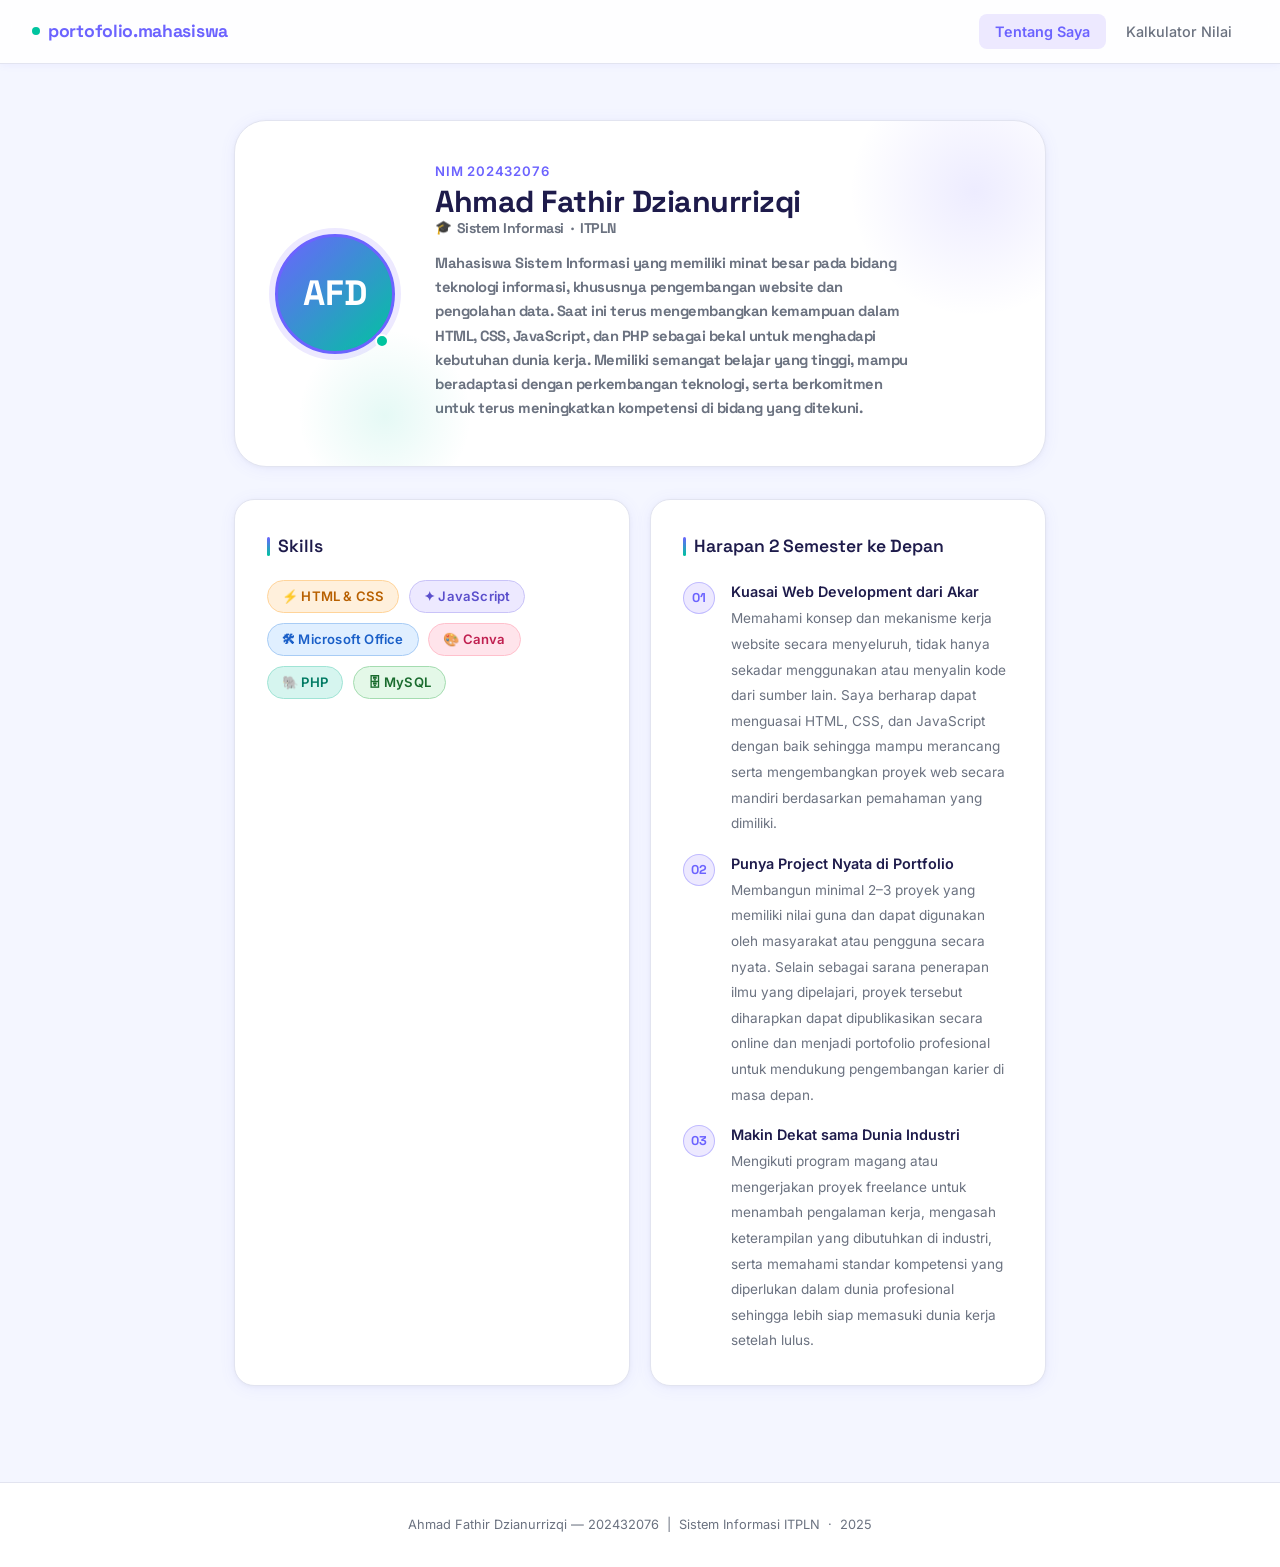
<file: index.html>
<!doctype html>
<html lang="id">
  <head>
    <meta charset="UTF-8" />
    <meta name="viewport" content="width=device-width, initial-scale=1.0" />
    <title>Tentang Saya — Ahmad Fathir Dzianurrizqi</title>
    <link rel="stylesheet" href="style.css" />
  </head>
  <body>
    <!-- ═══════════════════════════════
       NAVBAR
  ════════════════════════════════ -->
    <nav class="navbar">
      <a href="index.html" class="nav-brand">portofolio.mahasiswa</a>
      <ul class="nav-links">
        <li><a href="index.html" class="active">Tentang Saya</a></li>
        <li><a href="kalkulator.html">Kalkulator Nilai</a></li>
      </ul>
    </nav>

    <!-- ═══════════════════════════════
       HERO
  ════════════════════════════════ -->
    <main class="container">
      <section class="hero-section">
        <div class="hero-card">
          <div class="profile-photo-wrapper">
            <!--
            GANTI src dengan path foto profil kamu.
            Contoh: src="foto.jpg"
            Sementara pakai placeholder inisial.
          -->
            <div class="profile-photo-placeholder">AFD</div>
            <div class="online-badge"></div>
          </div>

          <div class="hero-info">
            <p class="hero-nim">NIM 202432076</p>
            <h1 class="hero-name">Ahmad Fathir Dzianurrizqi
            <p class="hero-prodi">Sistem Informasi &nbsp;·&nbsp; ITPLN</p>
            <p class="hero-bio">
              Mahasiswa Sistem Informasi yang memiliki minat besar pada bidang teknologi informasi, khususnya pengembangan website dan pengolahan data. Saat ini terus mengembangkan kemampuan dalam HTML, CSS, JavaScript, dan PHP sebagai bekal untuk menghadapi kebutuhan dunia kerja. Memiliki semangat belajar yang tinggi, mampu beradaptasi dengan perkembangan teknologi, serta berkomitmen untuk terus meningkatkan kompetensi di bidang yang ditekuni.
            </p>
          </div>
        </div>
      </section>

      <!-- ═══════════════════════════════
         CARDS SECTION
    ════════════════════════════════ -->
      <div class="cards-grid">
        <!-- Skill Card -->
        <div class="card">
          <h2 class="card-title">Skills</h2>
          <div class="skills-grid">
            <span class="skill-tag tag-orange">⚡ HTML &amp; CSS</span>
            <span class="skill-tag tag-purple">✦ JavaScript</span>
            <span class="skill-tag tag-blue">🛠 Microsoft Office</span>
            <span class="skill-tag tag-pink">🎨 Canva</span>
            <span class="skill-tag tag-teal">🐘 PHP</span>
            <span class="skill-tag tag-green">🗄 MySQL</span>
          </div>
        </div>

        <!-- Harapan Card -->
        <div class="card">
          <h2 class="card-title">Harapan 2 Semester ke Depan</h2>
          <ul class="hope-list">
            <li class="hope-item">
              <div class="hope-dot">01</div>
              <div class="hope-text">
                <strong>Kuasai Web Development dari Akar</strong>
                <span
                  >Memahami konsep dan mekanisme kerja website secara menyeluruh, tidak hanya sekadar menggunakan atau menyalin kode dari sumber lain. Saya berharap dapat menguasai HTML, CSS, dan JavaScript dengan baik sehingga mampu merancang serta mengembangkan proyek web secara mandiri berdasarkan pemahaman yang dimiliki.</span
                >
              </div>
            </li>
            <li class="hope-item">
              <div class="hope-dot">02</div>
              <div class="hope-text">
                <strong>Punya Project Nyata di Portfolio</strong>
                <span
                  >Membangun minimal 2–3 proyek yang memiliki nilai guna dan dapat digunakan oleh masyarakat atau pengguna secara nyata. Selain sebagai sarana penerapan ilmu yang dipelajari, proyek tersebut diharapkan dapat dipublikasikan secara online dan menjadi portofolio profesional untuk mendukung pengembangan karier di masa depan.</span
                >
              </div>
            </li>
            <li class="hope-item">
              <div class="hope-dot">03</div>
              <div class="hope-text">
                <strong>Makin Dekat sama Dunia Industri</strong>
                <span
                  >Mengikuti program magang atau mengerjakan proyek freelance untuk menambah pengalaman kerja, mengasah keterampilan yang dibutuhkan di industri, serta memahami standar kompetensi yang diperlukan dalam dunia profesional sehingga lebih siap memasuki dunia kerja setelah lulus.</span
                >
              </div>
            </li>
          </ul>
        </div>
      </div>
    </main>

    <!-- ═══════════════════════════════
       FOOTER
  ════════════════════════════════ -->
    <footer>
      <p>
        Ahmad Fathir Dzianurrizqi &mdash; 202432076 &nbsp;|&nbsp; Sistem Informasi ITPLN
        &nbsp;·&nbsp; 2025
      </p>
    </footer>
  </body>
</html>
</file>
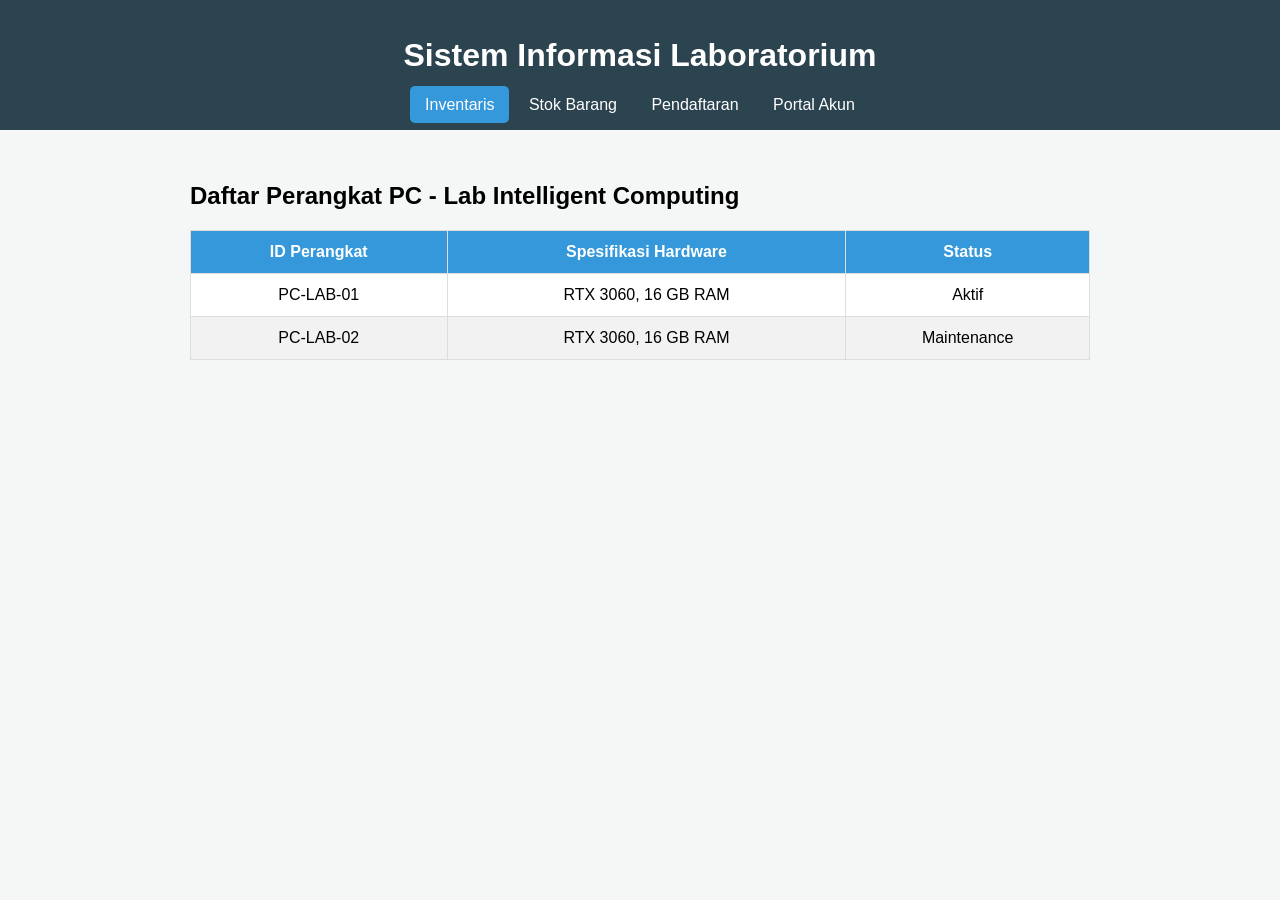
<file: inventaris.html>
<!-- Ahmad Fathir Dzianurrizqi_202432076 -->
<!DOCTYPE html>
<html lang="id">
<head>
    <meta charset="UTF-8">
    <meta name="viewport" content="width=device-width, initial-scale=1.0">

    <title>Inventaris Laboratorium</title>

    <link rel="stylesheet" href="style1.css">
</head>

<body>

    <header>
        <h1>Sistem Informasi Laboratorium</h1>

        <nav>
            <a class="active" href="inventaris.html">Inventaris</a>
            <a href="stok.html">Stok Barang</a>
            <a href="pendaftaran.html">Pendaftaran</a>
            <a href="akun.html">Portal Akun</a>
        </nav>
    </header>

    <main>

        <h2>Daftar Perangkat PC - Lab Intelligent Computing</h2>

        <table>

            <thead>
                <tr>
                    <th>ID Perangkat</th>
                    <th>Spesifikasi Hardware</th>
                    <th>Status</th>
                </tr>
            </thead>

            <tbody>

                <tr>
                    <td>PC-LAB-01</td>
                    <td>RTX 3060, 16 GB RAM</td>
                    <td>Aktif</td>
                </tr>

                <tr>
                    <td>PC-LAB-02</td>
                    <td>RTX 3060, 16 GB RAM</td>
                    <td>Maintenance</td>
                </tr>

            </tbody>

        </table>

    </main>

</body>
</html>
</file>
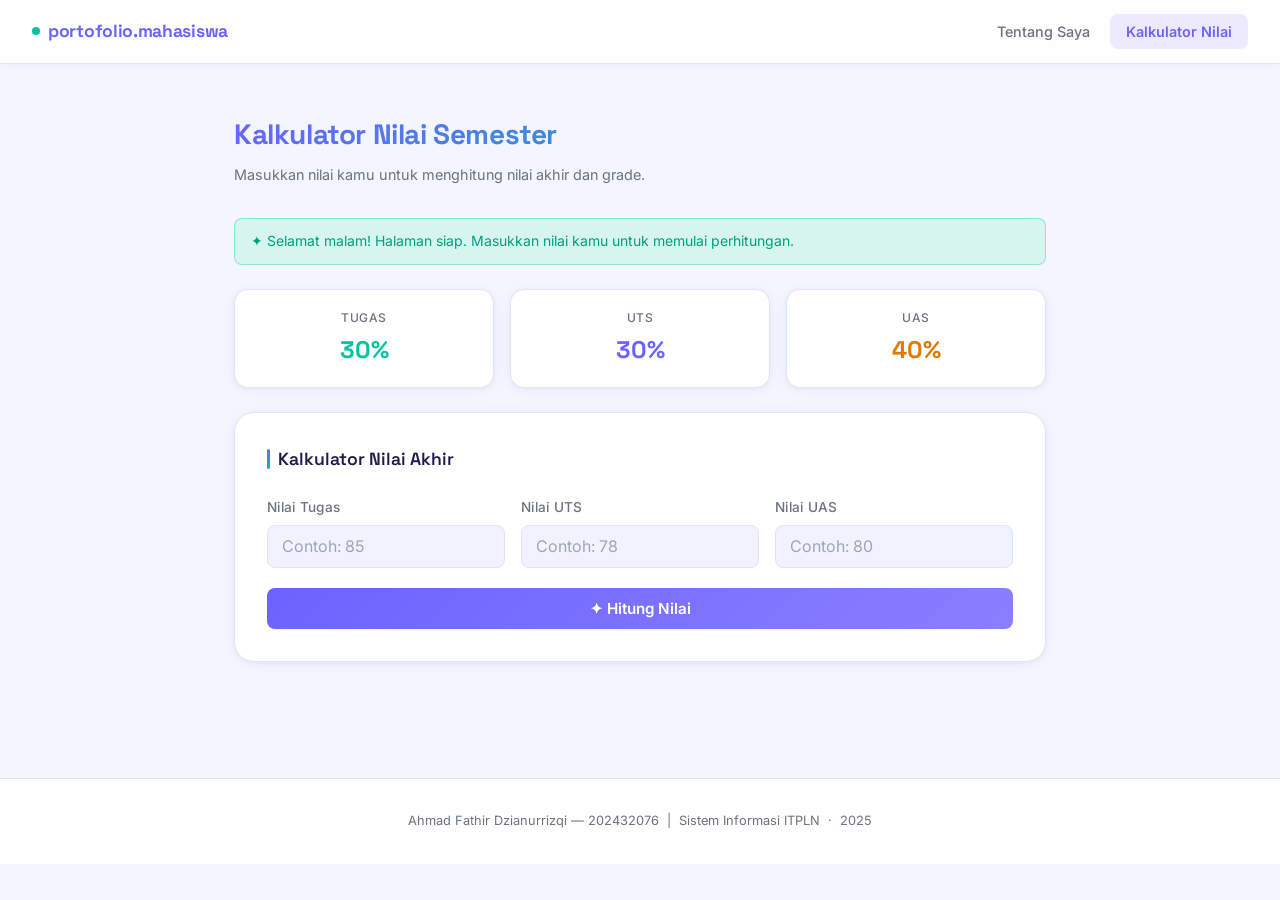
<file: kalkulator.html>
<!doctype html>
<html lang="id">
  <head>
    <meta charset="UTF-8" />
    <meta name="viewport" content="width=device-width, initial-scale=1.0" />
    <title>Kalkulator Nilai — Ahmad Fathir Dzianurrizqi</title>
    <link rel="stylesheet" href="style.css" />
    <link rel="stylesheet" href="kalkulator.css" />
  </head>
  <body>
    <!-- ═══════════════════════════════
       NAVBAR
  ════════════════════════════════ -->
    <nav class="navbar">
      <a href="index.html" class="nav-brand">portofolio.mahasiswa</a>
      <ul class="nav-links">
        <li><a href="index.html">Tentang Saya</a></li>
        <li><a href="kalkulator.html" class="active">Kalkulator Nilai</a></li>
      </ul>
    </nav>

    <!-- ═══════════════════════════════
       MAIN CONTENT
  ════════════════════════════════ -->
    <main class="container">
      <div class="kalkulator-page">
        <h1 class="page-title">Kalkulator Nilai Semester</h1>
        <p class="page-subtitle">
          Masukkan nilai kamu untuk menghitung nilai akhir dan grade.
        </p>

        <!-- Welcome Message (via JS window.onload) -->
        <div class="msg-welcome" id="welcomeMsg"></div>

        <!-- Bobot Banner -->
        <div class="bobot-banner">
          <div class="bobot-item">
            <span class="bobot-label">Tugas</span>
            <span class="bobot-value">30%</span>
          </div>
          <div class="bobot-item">
            <span class="bobot-label">UTS</span>
            <span class="bobot-value">30%</span>
          </div>
          <div class="bobot-item">
            <span class="bobot-label">UAS</span>
            <span class="bobot-value">40%</span>
          </div>
        </div>

        <!-- Form Card -->
        <div class="kalkulator-card">
          <h2 class="card-title">Kalkulator Nilai Akhir</h2>

          <!-- Error message -->
          <div class="msg-error" id="errorMsg"></div>

          <!-- Inputs -->
          <div class="input-divider">
            <div class="form-group">
              <label class="form-label" for="nilaiTugas">Nilai Tugas</label>
              <input
                type="number"
                class="form-input"
                id="nilaiTugas"
                placeholder="Contoh: 85"
                min="0"
                max="100"
              />
            </div>
            <div class="form-group">
              <label class="form-label" for="nilaiUTS">Nilai UTS</label>
              <input
                type="number"
                class="form-input"
                id="nilaiUTS"
                placeholder="Contoh: 78"
                min="0"
                max="100"
              />
            </div>
            <div class="form-group">
              <label class="form-label" for="nilaiUAS">Nilai UAS</label>
              <input
                type="number"
                class="form-input"
                id="nilaiUAS"
                placeholder="Contoh: 80"
                min="0"
                max="100"
              />
            </div>
          </div>

          <button class="btn btn-primary" id="btnHitung">✦ Hitung Nilai</button>
        </div>

        <!-- Result Section (hidden by default) -->
        <div class="result-section" id="resultSection">
          <div class="result-card">
            <div class="result-info">
              <p class="result-label">Nilai Akhir Kamu</p>
              <p class="result-score" id="resultScore">—</p>
            </div>
            <div class="result-grade-badge" id="resultBadge">
              <span class="grade-letter" id="resultGrade">—</span>
              <span class="grade-desc" id="resultDesc">Grade</span>
            </div>
          </div>
        </div>
      </div>
    </main>

    <!-- ═══════════════════════════════
       FOOTER
  ════════════════════════════════ -->
    <footer>
      <p>
        Ahmad Fathir Dzianurrizqi &mdash; 202432076 &nbsp;|&nbsp; Sistem Informasi ITPLN
        &nbsp;·&nbsp; 2025
      </p>
    </footer>

    <!-- Script di luar form, sesuai ketentuan -->
    <script src="kalkulator.js"></script>
  </body>
</html>
</file>
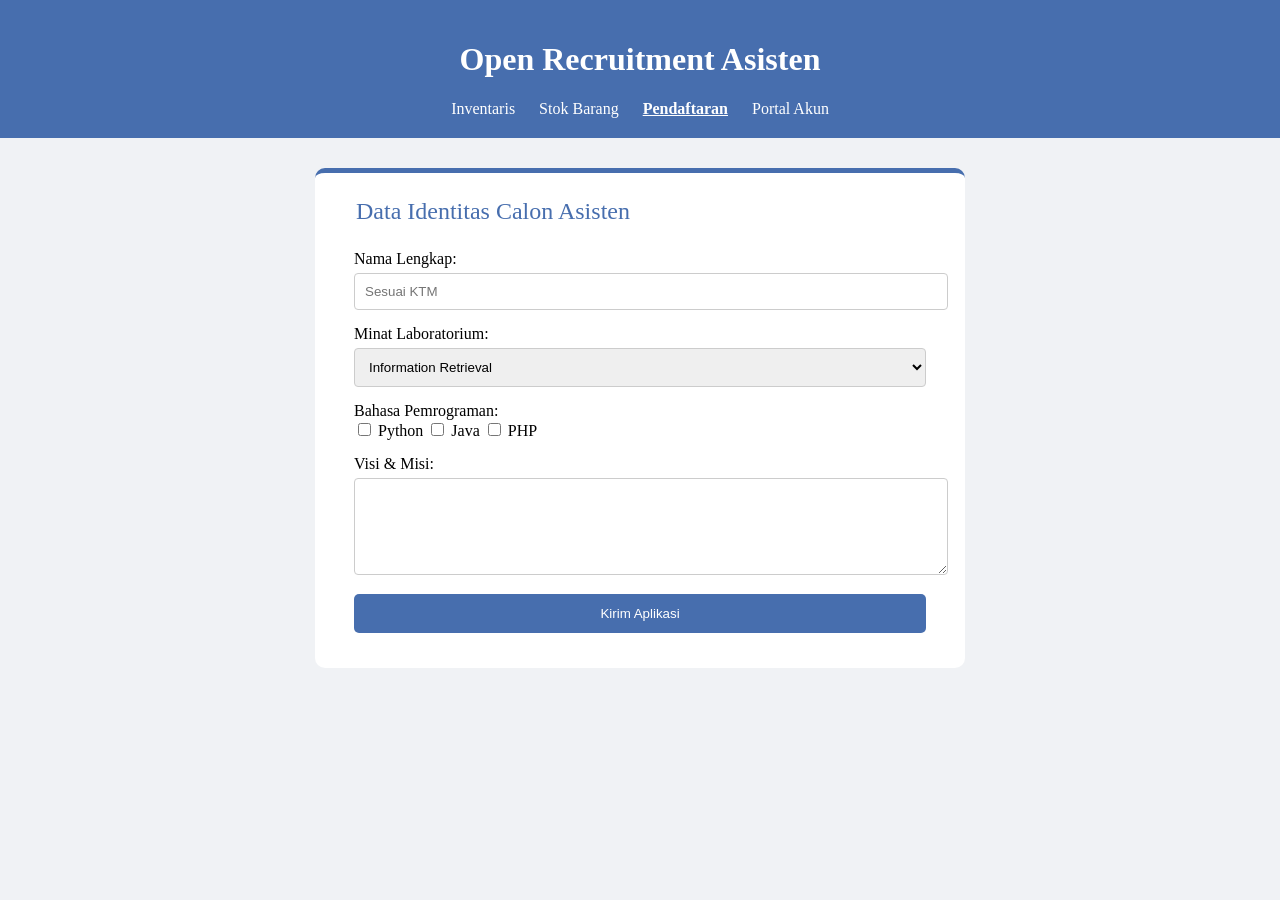
<file: pendaftaran.html>
<!-- Ahmad Fathir Dzianurrizqi_202432076 -->
<!DOCTYPE html>
<html lang="id">
<head>

    <meta charset="UTF-8">
    <meta name="viewport" content="width=device-width, initial-scale=1.0">

    <title>Lab ITPLN - Pendaftaran</title>

    <link rel="stylesheet" href="style3.css">

</head>

<body>

    <header>

        <h1>Open Recruitment Asisten</h1>

        <nav>
            <a href="inventaris.html">Inventaris</a>
            <a href="stok.html">Stok Barang</a>
            <a class="active" href="pendaftaran.html">Pendaftaran</a>
            <a href="akun.html">Portal Akun</a>
        </nav>

    </header>

    <main>

        <form class="reg-form">

            <fieldset>

                <legend>Data Identitas Calon Asisten</legend>

                <div class="form-group">
                    <label>Nama Lengkap:</label>

                    <input type="text" placeholder="Sesuai KTM">
                </div>

                <div class="form-group">
                    <label>Minat Laboratorium:</label>

                    <select>
                        <option>Information Retrieval</option>
                        <option>Software Engineering</option>
                        <option>Intelligent Computing</option>
                    </select>
                </div>

                <div class="form-group">

                    <label>Bahasa Pemrograman:</label><br>

                    <input type="checkbox"> Python
                    <input type="checkbox"> Java
                    <input type="checkbox"> PHP

                </div>

                <div class="form-group">

                    <label>Visi & Misi:</label><br>

                    <textarea rows="5"></textarea>

                </div>

                <button type="submit">
                    Kirim Aplikasi
                </button>

            </fieldset>

        </form>

    </main>

</body>
</html>
</file>
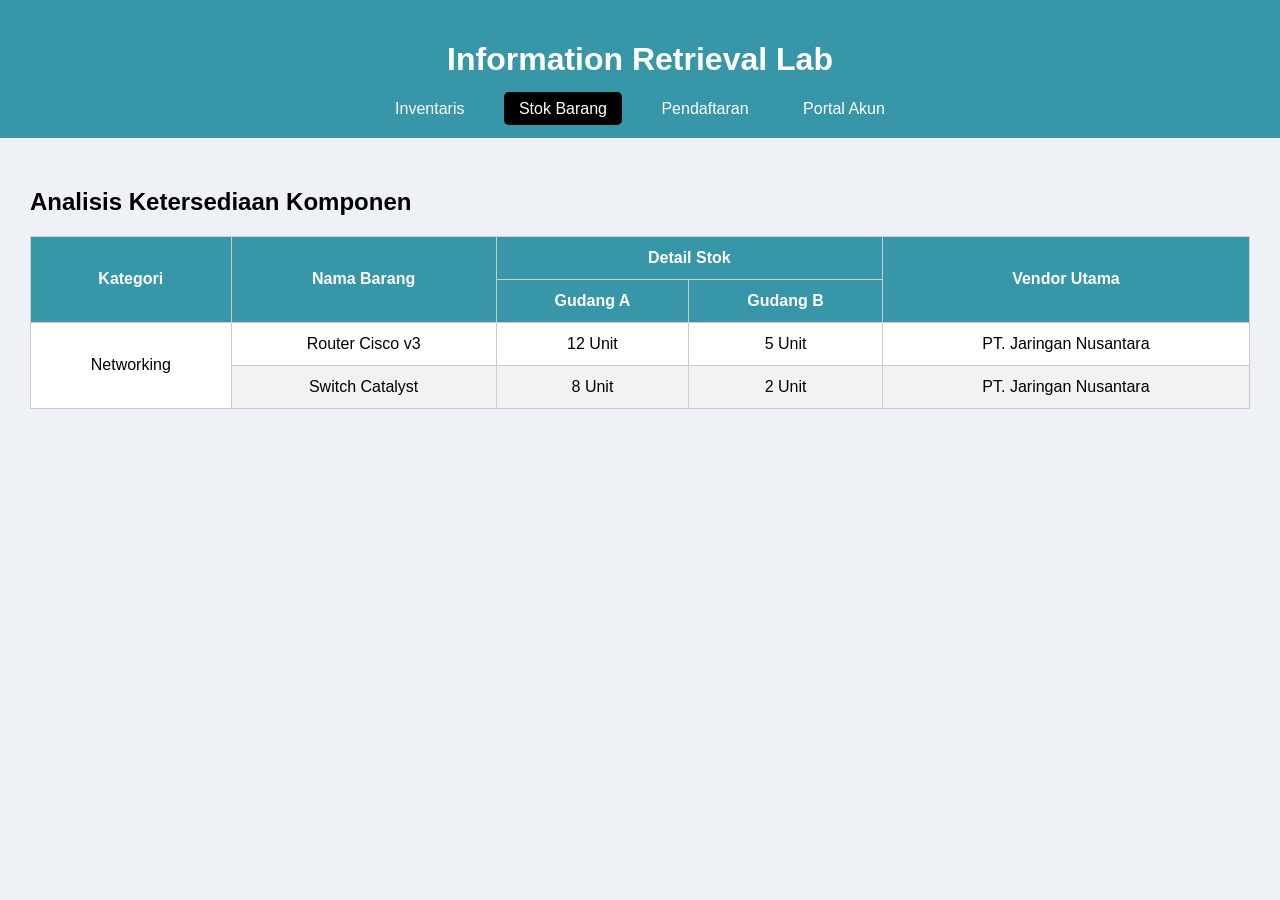
<file: stok.html>
<!-- Ahmad Fathir Dzianurrizqi_202432076 -->
<!DOCTYPE html>
<html lang="id">
<head>

    <meta charset="UTF-8">
    <meta name="viewport" content="width=device-width, initial-scale=1.0">

    <title>Lab ITPLN - Stok Barang</title>

    <link rel="stylesheet" href="style2.css">

</head>

<body>

    <header>

        <h1>Information Retrieval Lab</h1>

        <nav>
            <a href="inventaris.html">Inventaris</a>
            <a class="active" href="stok.html">Stok Barang</a>
            <a href="pendaftaran.html">Pendaftaran</a>
            <a href="akun.html">Portal Akun</a>
        </nav>

    </header>

    <main>

        <h2 style="text-align: left;">
        Analisis Ketersediaan Komponen
        </h2>
        <table class="styled-table">

            <thead>

                <tr>
                    <th rowspan="2">Kategori</th>
                    <th rowspan="2">Nama Barang</th>
                    <th colspan="2">Detail Stok</th>
                    <th rowspan="2">Vendor Utama</th>
                </tr>

                <tr>
                    <th>Gudang A</th>
                    <th>Gudang B</th>
                </tr>

            </thead>

            <tbody>

                <tr>
                    <td rowspan="2">Networking</td>
                    <td>Router Cisco v3</td>
                    <td>12 Unit</td>
                    <td>5 Unit</td>
                    <td>PT. Jaringan Nusantara</td>
                </tr>

                <tr>
                    <td>Switch Catalyst</td>
                    <td>8 Unit</td>
                    <td>2 Unit</td>
                    <td>PT. Jaringan Nusantara</td>
                </tr>

            </tbody>

        </table>

    </main>

</body>
</html>
</file>
<file: style.css>
/* ========================================
   style.css — Global Styles
   Ahmad Fathir Dzianurrizqi – 202432076
   ======================================== */

@import url('https://fonts.googleapis.com/css2?family=Inter:wght@300;400;500;600;700&family=Space+Grotesk:wght@400;500;600;700&display=swap');

/* ── CSS Custom Properties ── */
:root {
  --color-primary:    #6C63FF;
  --color-primary-dk: #5a52e0;
  --color-primary-lt: #ede9ff;
  --color-accent:     #00C49F;
  --color-accent-dk:  #009e80;
  --color-accent-lt:  #d6f5ef;
  --color-bg:         #F4F6FF;
  --color-surface:    #FFFFFF;
  --color-surface-2:  #F0F2FF;
  --color-border:     #E2E4F0;
  --color-text:       #1E1B4B;
  --color-text-muted: #6B7280;
  --color-danger:     #EF4444;
  --color-success:    #00C49F;

  --font-display: 'Space Grotesk', sans-serif;
  --font-body:    'Inter', sans-serif;

  --radius-sm:  8px;
  --radius-md:  14px;
  --radius-lg:  20px;
  --radius-xl:  32px;

  --shadow-card: 0 2px 16px rgba(108,99,255,0.08), 0 1px 4px rgba(0,0,0,0.04);
  --shadow-glow: 0 6px 32px rgba(108,99,255,0.18);

  --transition: 0.22s ease;
}

/* ── Reset ── */
*, *::before, *::after { box-sizing: border-box; margin: 0; padding: 0; }

html { scroll-behavior: smooth; }

body {
  font-family: var(--font-body);
  background-color: var(--color-bg);
  color: var(--color-text);
  line-height: 1.6;
  min-height: 100vh;
}

/* ── Scrollbar ── */
::-webkit-scrollbar { width: 6px; }
::-webkit-scrollbar-track { background: var(--color-bg); }
::-webkit-scrollbar-thumb { background: var(--color-primary); border-radius: 3px; }

/* ── Navbar ── */
.navbar {
  position: sticky;
  top: 0;
  z-index: 100;
  background: rgba(255,255,255,0.88);
  backdrop-filter: blur(16px);
  -webkit-backdrop-filter: blur(16px);
  border-bottom: 1px solid var(--color-border);
  padding: 0 2rem;
  height: 64px;
  display: flex;
  align-items: center;
  justify-content: space-between;
  box-shadow: 0 1px 8px rgba(108,99,255,0.07);
}

.nav-brand {
  font-family: var(--font-display);
  font-size: 1.1rem;
  font-weight: 700;
  color: var(--color-primary);
  text-decoration: none;
  letter-spacing: -0.3px;
  display: flex;
  align-items: center;
  gap: 8px;
}

.nav-brand::before {
  content: '';
  display: inline-block;
  width: 8px;
  height: 8px;
  background: var(--color-accent);
  border-radius: 50%;
  animation: pulse 2s infinite;
}

@keyframes pulse {
  0%, 100% { opacity: 1; transform: scale(1); }
  50% { opacity: 0.55; transform: scale(1.3); }
}

.nav-links {
  display: flex;
  align-items: center;
  gap: 0.25rem;
  list-style: none;
}

.nav-links a {
  display: inline-block;
  padding: 6px 16px;
  border-radius: var(--radius-sm);
  color: var(--color-text-muted);
  text-decoration: none;
  font-size: 0.9rem;
  font-weight: 500;
  transition: color var(--transition), background var(--transition);
}

.nav-links a:hover {
  color: var(--color-primary);
  background: var(--color-primary-lt);
}

.nav-links a.active {
  color: var(--color-primary);
  background: var(--color-primary-lt);
  font-weight: 600;
}

/* ── Container ── */
.container {
  max-width: 860px;
  margin: 0 auto;
  padding: 0 1.5rem;
}

/* ── Cards ── */
.card {
  background: var(--color-surface);
  border: 1px solid var(--color-border);
  border-radius: var(--radius-lg);
  padding: 2rem;
  box-shadow: var(--shadow-card);
  transition: border-color var(--transition), box-shadow var(--transition);
}

.card:hover {
  border-color: rgba(108,99,255,0.3);
  box-shadow: var(--shadow-glow);
}

.card-title {
  font-family: var(--font-display);
  font-size: 1.1rem;
  font-weight: 600;
  color: var(--color-text);
  margin-bottom: 1.25rem;
  display: flex;
  align-items: center;
  gap: 8px;
}

.card-title::before {
  content: '';
  display: inline-block;
  width: 3px;
  height: 1.1em;
  background: linear-gradient(to bottom, var(--color-primary), var(--color-accent));
  border-radius: 2px;
}

/* ── Section spacing ── */
.section {
  padding: 2rem 0;
}

/* ── Input ── */
.form-group {
  margin-bottom: 1.25rem;
}

.form-label {
  display: block;
  font-size: 0.85rem;
  font-weight: 500;
  color: var(--color-text-muted);
  margin-bottom: 0.4rem;
  letter-spacing: 0.3px;
}

.form-input {
  width: 100%;
  background: var(--color-surface-2);
  border: 1.5px solid var(--color-border);
  border-radius: var(--radius-sm);
  color: var(--color-text);
  font-family: var(--font-body);
  font-size: 1rem;
  padding: 0.65rem 0.9rem;
  outline: none;
  transition: border-color var(--transition), box-shadow var(--transition), background var(--transition);
}

.form-input::placeholder { color: var(--color-text-muted); opacity: 0.6; }

.form-input:focus {
  background: var(--color-surface);
  border-color: var(--color-primary);
  box-shadow: 0 0 0 3px rgba(108,99,255,0.15);
}

/* ── Button ── */
.btn {
  display: inline-flex;
  align-items: center;
  justify-content: center;
  gap: 8px;
  padding: 0.7rem 1.5rem;
  border-radius: var(--radius-sm);
  font-family: var(--font-body);
  font-size: 0.95rem;
  font-weight: 600;
  cursor: pointer;
  border: none;
  transition: transform var(--transition), box-shadow var(--transition), background var(--transition);
}

.btn-primary {
  background: linear-gradient(135deg, var(--color-primary), #8B7FFF);
  color: #fff;
  width: 100%;
}

.btn-primary:hover {
  background: linear-gradient(135deg, var(--color-primary-dk), #7a70f0);
  transform: translateY(-1px);
  box-shadow: 0 6px 20px rgba(108,99,255,0.3);
}

.btn-primary:active { transform: translateY(0); }

/* ── Error & messages ── */
.msg-error {
  background: #FEF2F2;
  border: 1px solid #FECACA;
  color: #DC2626;
  border-radius: var(--radius-sm);
  padding: 0.7rem 1rem;
  font-size: 0.875rem;
  margin-bottom: 1rem;
  display: none;
}

.msg-error.visible { display: block; }

.msg-welcome {
  background: var(--color-accent-lt);
  border: 1px solid rgba(0,196,159,0.35);
  color: var(--color-accent-dk);
  border-radius: var(--radius-sm);
  padding: 0.7rem 1rem;
  font-size: 0.875rem;
  margin-bottom: 1.5rem;
  display: none;
}

.msg-welcome.visible { display: block; }

/* ── Footer ── */
footer {
  text-align: center;
  padding: 2rem;
  color: var(--color-text-muted);
  font-size: 0.8rem;
  border-top: 1px solid var(--color-border);
  margin-top: 4rem;
  background: var(--color-surface);
}

/* ── Responsive ── */
@media (max-width: 500px) {
  .navbar { padding: 0 1rem; height: 56px; }
  .nav-brand { font-size: 0.95rem; }
  .nav-links a { padding: 5px 10px; font-size: 0.82rem; }
  .container { padding: 0 1rem; }
  .card { padding: 1.25rem; border-radius: var(--radius-md); }
}


/* ========================================
   Halaman Tentang Saya
   Ahmad Fathir Dzianurrizqi – 202432076
   ======================================== */

/* ── Hero Section ── */
.hero-section {
  padding: 3.5rem 0 2rem;
}

.hero-card {
  background: var(--color-surface);
  border: 1px solid var(--color-border);
  border-radius: var(--radius-xl);
  padding: 2.5rem;
  display: flex;
  align-items: center;
  gap: 2.5rem;
  position: relative;
  overflow: hidden;
  box-shadow: var(--shadow-card);
}

/* decorative gradient top-right */
.hero-card::before {
  content: '';
  position: absolute;
  top: -60px;
  right: -60px;
  width: 260px;
  height: 260px;
  background: radial-gradient(circle, rgba(108,99,255,0.12), transparent 68%);
  pointer-events: none;
}

/* decorative accent bottom-left */
.hero-card::after {
  content: '';
  position: absolute;
  bottom: -40px;
  left: 60px;
  width: 180px;
  height: 180px;
  background: radial-gradient(circle, rgba(0,196,159,0.1), transparent 68%);
  pointer-events: none;
}

/* ── Profile Photo ── */
.profile-photo-wrapper {
  flex-shrink: 0;
  position: relative;
}

.profile-photo {
  width: 120px;
  height: 120px;
  border-radius: 50%;
  object-fit: cover;
  border: 3px solid var(--color-primary);
  box-shadow: 0 0 0 6px var(--color-primary-lt);
  display: block;
  background: var(--color-surface-2);
}

.profile-photo-placeholder {
  width: 120px;
  height: 120px;
  border-radius: 50%;
  background: linear-gradient(135deg, var(--color-primary), var(--color-accent));
  border: 3px solid var(--color-primary);
  box-shadow: 0 0 0 6px var(--color-primary-lt);
  display: flex;
  align-items: center;
  justify-content: center;
  font-family: var(--font-display);
  font-size: 2.2rem;
  font-weight: 700;
  color: #fff;
  flex-shrink: 0;
}

.online-badge {
  position: absolute;
  bottom: 6px;
  right: 6px;
  width: 14px;
  height: 14px;
  background: var(--color-accent);
  border-radius: 50%;
  border: 2px solid var(--color-surface);
}

/* ── Hero Info ── */
.hero-info { flex: 1; min-width: 0; }

.hero-name {
  font-family: var(--font-display);
  font-size: 1.9rem;
  font-weight: 700;
  color: var(--color-text);
  line-height: 1.15;
  letter-spacing: -0.5px;
  margin-bottom: 0.35rem;
}

.hero-nim {
  font-size: 0.82rem;
  color: var(--color-primary);
  font-weight: 600;
  letter-spacing: 0.8px;
  text-transform: uppercase;
  margin-bottom: 0.2rem;
}

.hero-prodi {
  font-size: 0.88rem;
  color: var(--color-text-muted);
  margin-bottom: 0.9rem;
  display: flex;
  align-items: center;
  gap: 5px;
}

.hero-prodi::before {
  content: '🎓';
  font-size: 0.85rem;
}

.hero-bio {
  font-size: 0.92rem;
  color: var(--color-text-muted);
  line-height: 1.65;
  max-width: 480px;
}

/* ── Skills Card ── */
.skills-grid {
  display: flex;
  flex-wrap: wrap;
  gap: 0.6rem;
  margin-top: 0.25rem;
}

.skill-tag {
  display: inline-flex;
  align-items: center;
  gap: 5px;
  padding: 5px 14px;
  border-radius: 999px;
  font-size: 0.82rem;
  font-weight: 600;
  letter-spacing: 0.2px;
  transition: transform var(--transition), box-shadow var(--transition);
  cursor: default;
}

.skill-tag:hover {
  transform: translateY(-2px);
  box-shadow: 0 4px 12px rgba(0,0,0,0.1);
}

/* Tag color variants — light-friendly */
.tag-purple  { background: #EDE9FF; color: #5B4FCC; border: 1px solid #C9C3F8; }
.tag-teal    { background: #D6F5EF; color: #007A63; border: 1px solid #A0E4D5; }
.tag-orange  { background: #FFF0DC; color: #B86000; border: 1px solid #FFD49A; }
.tag-pink    { background: #FFE4EB; color: #C02050; border: 1px solid #FFC0CC; }
.tag-blue    { background: #E0EFFF; color: #1A5FC8; border: 1px solid #A8CCF5; }
.tag-green   { background: #E4F8E8; color: #1A6B2E; border: 1px solid #A4DCB0; }

/* ── Hopes Card ── */
.hope-list {
  list-style: none;
  display: flex;
  flex-direction: column;
  gap: 1rem;
  margin-top: 0.25rem;
}

.hope-item {
  display: flex;
  gap: 1rem;
  align-items: flex-start;
}

.hope-dot {
  flex-shrink: 0;
  width: 32px;
  height: 32px;
  border-radius: 50%;
  background: var(--color-primary-lt);
  border: 1.5px solid rgba(108,99,255,0.35);
  display: flex;
  align-items: center;
  justify-content: center;
  font-size: 0.8rem;
  font-weight: 700;
  color: var(--color-primary);
  font-family: var(--font-display);
  margin-top: 2px;
}

.hope-text strong {
  display: block;
  font-size: 0.9rem;
  font-weight: 600;
  color: var(--color-text);
  margin-bottom: 2px;
}

.hope-text span {
  font-size: 0.85rem;
  color: var(--color-text-muted);
  line-height: 1.5;
}

/* ── Grid layout for cards ── */
.cards-grid {
  display: grid;
  grid-template-columns: 1fr 1fr;
  gap: 1.25rem;
  padding-bottom: 2rem;
}

/* ── Responsive ── */
@media (max-width: 600px) {
  .hero-card {
    flex-direction: column;
    text-align: center;
    gap: 1.5rem;
    padding: 2rem 1.5rem;
    border-radius: var(--radius-lg);
  }

  .hero-bio { max-width: 100%; }
  .hero-prodi { justify-content: center; }

  .cards-grid {
    grid-template-columns: 1fr;
  }

  .hero-name { font-size: 1.55rem; }

  .profile-photo,
  .profile-photo-placeholder { width: 96px; height: 96px; }
}

@media (max-width: 500px) {
  .hero-section { padding: 2rem 0 1rem; }
  .hero-name { font-size: 1.35rem; }
}
</file>
<file: style1.css>
/* Ahmad Fathir Dzianurrizqi_202432076 */

body {
    font-family: 'Segoe UI', Tahoma, Geneva, Verdana, sans-serif;
    background: #f4f7f6;
    margin: 0;
}

header {
    background: #2c4450;
    color: white;
    padding: 1rem;
    text-align: center;
}

nav {
    margin-top: 10px;
}

nav a {
    color: white;
    text-decoration: none;
    padding: 10px 15px;
}

nav a.active {
    background: #3498db;
    border-radius: 5px;
}

main {
    padding: 2rem;
    max-width: 900px;
    margin: auto;
}

table {
    width: 100%;
    border-collapse: collapse;
    background: white;
}

th,
td {
    border: 1px solid #ddd;
    padding: 12px;
    text-align: center;
}

th {
    background-color: #3498db;
    color: white;
}

tr:nth-child(even) {
    background-color: #f2f2f2;
}
</file>
<file: kalkulator.css>
/* ========================================
   kalkulator.css — Halaman Kalkulator Nilai
   Ahmad Fathir Dzianurrizqi – 202432076
   ======================================== */

/* ── Page wrapper ── */
.kalkulator-page {
  padding: 3rem 0 2rem;
}

.page-title {
  font-family: var(--font-display);
  font-size: 1.75rem;
  font-weight: 700;
  letter-spacing: -0.4px;
  margin-bottom: 0.4rem;
  background: linear-gradient(135deg, var(--color-primary), var(--color-accent));
  -webkit-background-clip: text;
  -webkit-text-fill-color: transparent;
  background-clip: text;
}

.page-subtitle {
  color: var(--color-text-muted);
  font-size: 0.9rem;
  margin-bottom: 2rem;
}

/* ── Bobot Banner ── */
.bobot-banner {
  display: flex;
  gap: 1rem;
  margin-bottom: 1.5rem;
}

.bobot-item {
  flex: 1;
  padding: 1.1rem 1rem;
  display: flex;
  flex-direction: column;
  align-items: center;
  gap: 4px;
  background: var(--color-surface);
  border-radius: var(--radius-md);
  border: 1px solid var(--color-border);
  box-shadow: var(--shadow-card);
  transition: box-shadow var(--transition), transform var(--transition);
}

.bobot-item:hover {
  box-shadow: var(--shadow-glow);
  transform: translateY(-2px);
}

.bobot-label {
  font-size: 0.75rem;
  color: var(--color-text-muted);
  font-weight: 500;
  text-transform: uppercase;
  letter-spacing: 0.5px;
}

.bobot-value {
  font-family: var(--font-display);
  font-size: 1.5rem;
  font-weight: 700;
}

.bobot-item:nth-child(1) .bobot-value { color: var(--color-accent); }
.bobot-item:nth-child(2) .bobot-value { color: var(--color-primary); }
.bobot-item:nth-child(3) .bobot-value { color: #E07A00; }

/* ── Input section ── */
.kalkulator-card {
  background: var(--color-surface);
  border: 1px solid var(--color-border);
  border-radius: var(--radius-lg);
  padding: 2rem;
  box-shadow: var(--shadow-card);
  margin-bottom: 1.25rem;
}

.kalkulator-card .card-title { margin-bottom: 1.5rem; }

/* ── Result ── */
.result-section {
  display: none;
  animation: fadeUp 0.35s ease forwards;
}

.result-section.visible { display: block; }

@keyframes fadeUp {
  from { opacity: 0; transform: translateY(14px); }
  to   { opacity: 1; transform: translateY(0); }
}

.result-card {
  background: var(--color-surface);
  border: 1px solid var(--color-border);
  border-radius: var(--radius-lg);
  padding: 2rem;
  display: flex;
  align-items: center;
  justify-content: space-between;
  gap: 2rem;
  box-shadow: var(--shadow-card);
}

.result-label {
  font-size: 0.8rem;
  color: var(--color-text-muted);
  font-weight: 500;
  text-transform: uppercase;
  letter-spacing: 0.6px;
  margin-bottom: 0.4rem;
}

.result-score {
  font-family: var(--font-display);
  font-size: 3rem;
  font-weight: 700;
  line-height: 1;
  color: var(--color-text);
}

.result-grade-badge {
  width: 90px;
  height: 90px;
  border-radius: var(--radius-lg);
  display: flex;
  flex-direction: column;
  align-items: center;
  justify-content: center;
  flex-shrink: 0;
}

.result-grade-badge .grade-letter {
  font-family: var(--font-display);
  font-size: 2.5rem;
  font-weight: 700;
  line-height: 1;
}

.result-grade-badge .grade-desc {
  font-size: 0.65rem;
  font-weight: 600;
  text-transform: uppercase;
  letter-spacing: 0.4px;
  opacity: 0.8;
}

/* ── Grade Color Classes — light-friendly ── */
.grade-A {
  background: #D6F5EF;
  border: 1.5px solid #7DDBC9;
  color: #007A63;
}
.grade-B {
  background: #EDE9FF;
  border: 1.5px solid #B8B0F8;
  color: #5B4FCC;
}
.grade-C {
  background: #FFF0DC;
  border: 1.5px solid #FFCC80;
  color: #B86000;
}
.grade-D {
  background: #FFE4EB;
  border: 1.5px solid #FFA8BE;
  color: #C02050;
}
.grade-E {
  background: #F3F4F6;
  border: 1.5px solid #D1D5DB;
  color: #6B7280;
}

/* ── Divider between inputs ── */
.input-divider {
  display: grid;
  grid-template-columns: 1fr 1fr 1fr;
  gap: 1rem;
}

/* ── Responsive ── */
@media (max-width: 600px) {
  .result-card {
    flex-direction: column;
    text-align: center;
  }
  .result-grade-badge {
    width: 80px;
    height: 80px;
  }
  .result-score { font-size: 2.5rem; }
}

@media (max-width: 500px) {
  .kalkulator-page { padding: 1.5rem 0 1rem; }
  .bobot-banner { flex-direction: column; gap: 0.6rem; }
  .bobot-item { flex-direction: row; justify-content: space-between; }
  .input-divider { grid-template-columns: 1fr; }
  .page-title { font-size: 1.4rem; }
}
</file>
<file: style3.css>
/* Ahmad Fathir Dzianurrizqi_202432076 */

body {
    background-color: #f0f2f5;
    font-family: 'Verdana';
    margin: 0;
}

header {
    background-color: #476EAE;
    color: white;
    text-align: center;
    padding: 20px;
}

nav {
    margin-top: 10px;
}

nav a {
    color: white;
    text-decoration: none;
    margin: 10px;
}

nav a.active {
    color: white;
    font-weight: bold;
    text-decoration: underline;
}

main {
    display: flex;
    justify-content: center;
    align-items: center;
    padding: 30px;
}

.reg-form {
    background: white;
    padding: 25px;
    border-radius: 10px;
    width: 100%;
    max-width: 600px;
    border-top: 5px solid #476EAE;
}

fieldset {
    border: none;
}

legend {
    font-size: 1.5em;
    color: #476EAE;
    margin-bottom: 20px;
}

.form-group {
    margin-bottom: 15px;
}

input[type="text"],
select,
textarea {
    width: 100%;
    padding: 10px;
    margin-top: 5px;
    border: 1px solid #ccc;
    border-radius: 4px;
}

button {
    background: #476EAE;
    color: white;
    border: none;
    padding: 12px 20px;
    border-radius: 5px;
    cursor: pointer;
    width: 100%;
}
</file>
<file: style2.css>
/* Ahmad Fathir Dzianurrizqi_202432076 */

body {
    margin: 0;
    font-family: Arial, Helvetica, sans-serif;
    background-color: #eef2f7;
}

header {
    background-color: #3796a7;
    color: white;
    padding: 20px;
    text-align: center;
}

nav {
    margin-top: 10px;
}

nav a {
    color: white;
    text-decoration: none;
    margin: 10px;
    padding: 8px 15px;
}

nav a.active {
    background-color: #000000;
    border-radius: 5px;
}

main {
    padding: 30px;
}

h2 {
    text-align: center;
    margin-bottom: 20px;
}

.styled-table {
    width: 100%;
    border-collapse: collapse;
    background-color: white;
}

.styled-table th,
.styled-table td {
    border: 1px solid #ccc;
    padding: 12px;
    text-align: center;
}

.styled-table th {
    background-color: #3796a7;
    color: white;
}

.styled-table tr:nth-child(even) {
    background-color: #f2f2f2;
}
</file>
